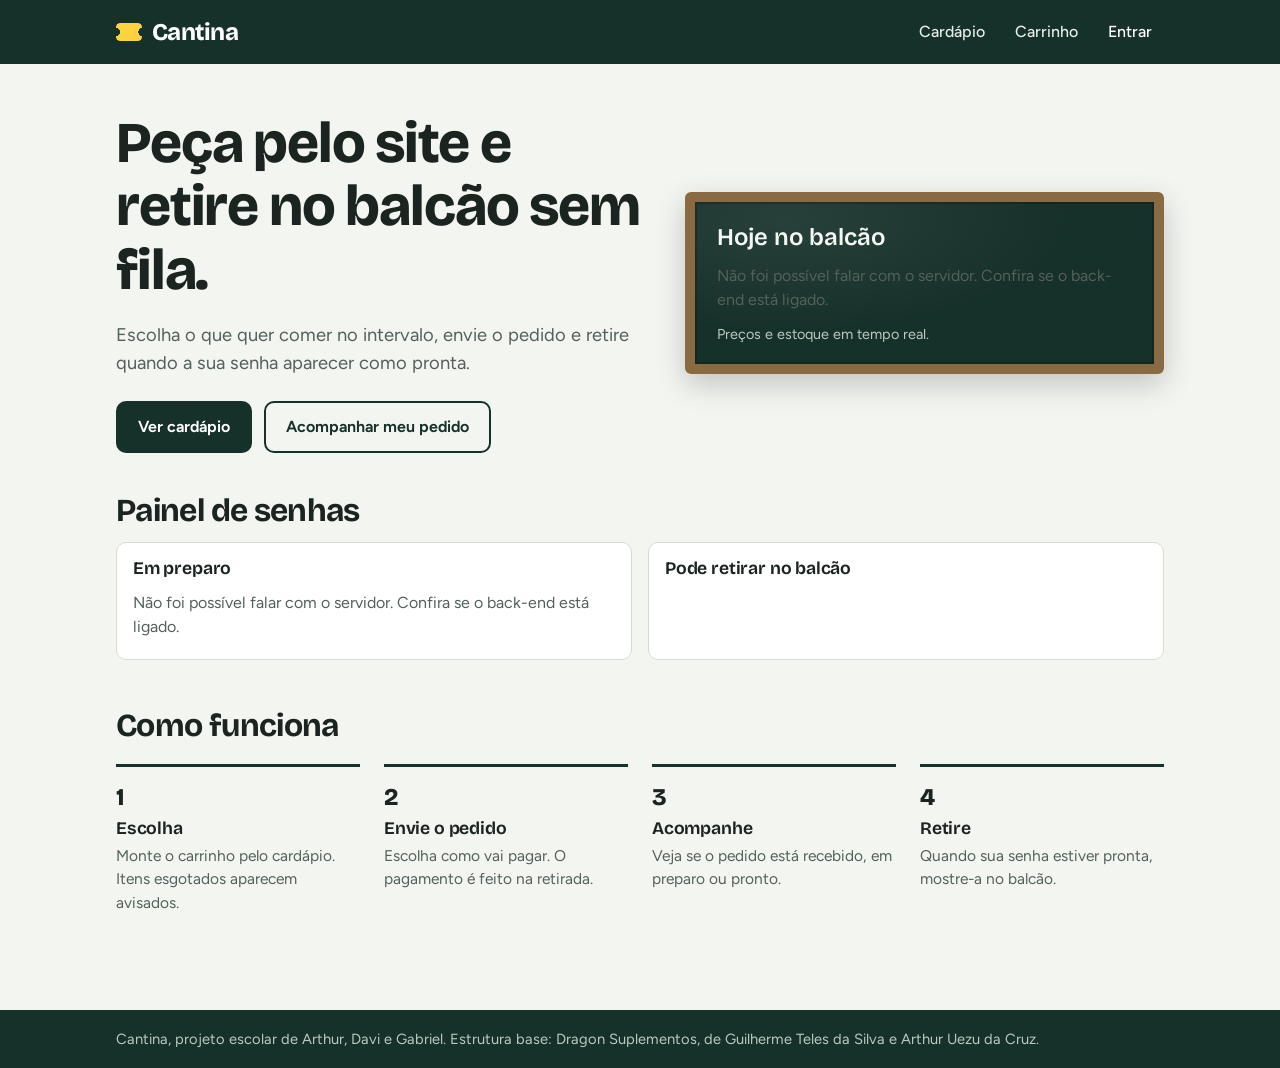
<file: cantina/cantina/FRONT/index.html>
<!DOCTYPE html>
<html lang="pt-BR">
<head>
  <meta charset="UTF-8">
  <meta name="viewport" content="width=device-width, initial-scale=1">
  <title>Cantina</title>
  <meta name="description" content="Peça pelo site e retire no balcão sem fila.">
  <link rel="icon" href="data:image/svg+xml,%3Csvg xmlns='http://www.w3.org/2000/svg' viewBox='0 0 32 32'%3E%3Crect y='7' width='32' height='18' rx='4' fill='%23ffd23f'/%3E%3C/svg%3E">
  <link rel="preconnect" href="https://fonts.googleapis.com">
  <link rel="preconnect" href="https://fonts.gstatic.com" crossorigin>
  <link href="https://fonts.googleapis.com/css2?family=Bricolage+Grotesque:opsz,wght@12..96,500..800&family=Figtree:wght@400;500;600;700&display=swap" rel="stylesheet">
  <link rel="stylesheet" href="css/style.css">
</head>
<body>
  <header id="topo"></header>

  <main>
    <section class="hero">
      <div class="hero-texto">
        <h1>Peça pelo site e retire no balcão sem fila.</h1>
        <p>Escolha o que quer comer no intervalo, envie o pedido e retire quando a sua senha aparecer como pronta.</p>
        <div class="hero-acoes">
          <a class="botao" href="cardapio.html">Ver cardápio</a>
          <a class="botao botao-fantasma" href="pedidos.html">Acompanhar meu pedido</a>
        </div>
      </div>

      <aside class="quadro" aria-labelledby="titulo-quadro">
        <h2 id="titulo-quadro">Hoje no balcão</h2>
        <ul id="quadro-itens"><li class="vazio">Carregando cardápio...</li></ul>
        <p class="quadro-rodape">Preços e estoque em tempo real.</p>
      </aside>
    </section>

    <section class="painel" aria-labelledby="titulo-painel">
      <h2 id="titulo-painel">Painel de senhas</h2>
      <div class="painel-grade">
        <div class="painel-bloco">
          <h3>Em preparo</h3>
          <div class="senhas" id="senhas-preparando"><span class="vazio">Carregando...</span></div>
        </div>
        <div class="painel-bloco painel-pronto">
          <h3>Pode retirar no balcão</h3>
          <div class="senhas" id="senhas-prontas"><span class="vazio">Carregando...</span></div>
        </div>
      </div>
    </section>

    <section class="passos" aria-labelledby="titulo-passos">
      <h2 id="titulo-passos">Como funciona</h2>
      <ol>
        <li><h3>Escolha</h3><p>Monte o carrinho pelo cardápio. Itens esgotados aparecem avisados.</p></li>
        <li><h3>Envie o pedido</h3><p>Escolha como vai pagar. O pagamento é feito na retirada.</p></li>
        <li><h3>Acompanhe</h3><p>Veja se o pedido está recebido, em preparo ou pronto.</p></li>
        <li><h3>Retire</h3><p>Quando sua senha estiver pronta, mostre-a no balcão.</p></li>
      </ol>
    </section>
  </main>

  <footer id="rodape"></footer>

  <script src="js/config.js"></script>
  <script src="js/api.js"></script>
  <script src="js/index.js"></script>
</body>
</html>
</file>
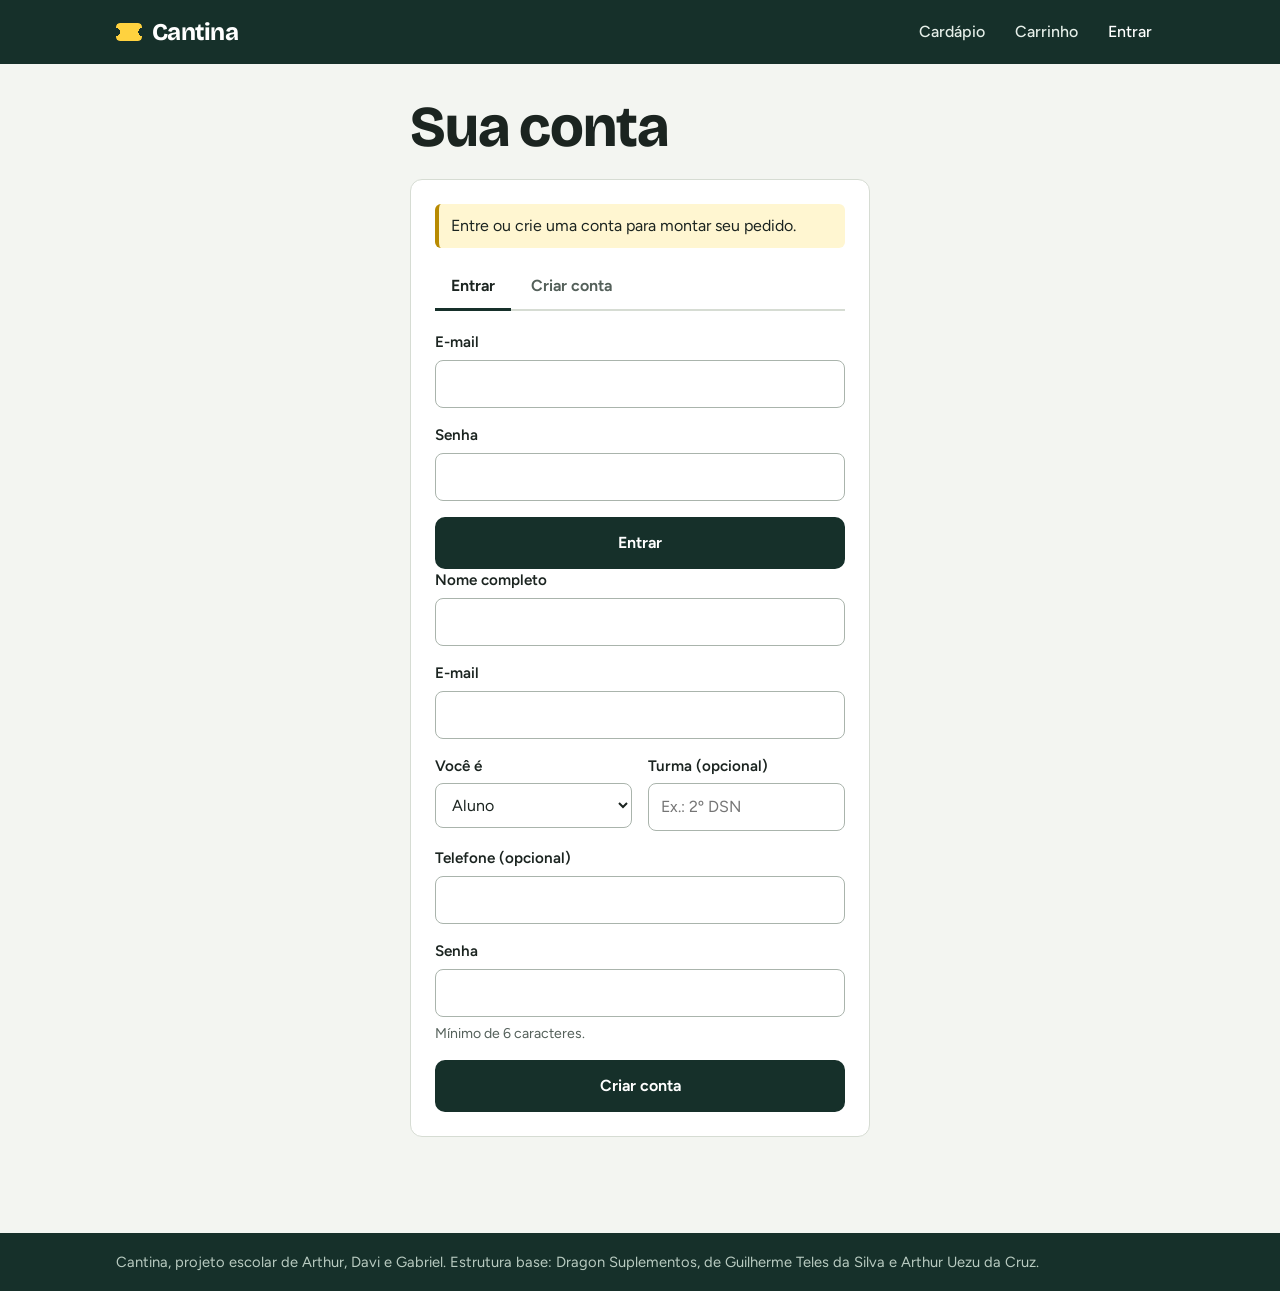
<file: cantina/cantina/FRONT/admin.html>
<!DOCTYPE html>
<html lang="pt-BR">
<head>
  <meta charset="UTF-8">
  <meta name="viewport" content="width=device-width, initial-scale=1">
  <title>Administração | Cantina</title>
  <meta name="description" content="Painel da cantina: pedidos, produtos e resumo.">
  <link rel="icon" href="data:image/svg+xml,%3Csvg xmlns='http://www.w3.org/2000/svg' viewBox='0 0 32 32'%3E%3Crect y='7' width='32' height='18' rx='4' fill='%23ffd23f'/%3E%3C/svg%3E">
  <link rel="preconnect" href="https://fonts.googleapis.com">
  <link rel="preconnect" href="https://fonts.gstatic.com" crossorigin>
  <link href="https://fonts.googleapis.com/css2?family=Bricolage+Grotesque:opsz,wght@12..96,500..800&family=Figtree:wght@400;500;600;700&display=swap" rel="stylesheet">
  <link rel="stylesheet" href="css/style.css">
</head>
<body>
  <header id="topo"></header>

  <main class="pagina" id="area-admin">
    <div class="pagina-cabeca">
      <h1>Administração</h1>
    </div>

    <div class="admin-abas" role="tablist" aria-label="Seções">
      <button class="aba" role="tab" id="aba-pedidos" aria-selected="true" aria-controls="secao-pedidos" type="button">Pedidos</button>
      <button class="aba" role="tab" id="aba-produtos" aria-selected="false" aria-controls="secao-produtos" type="button">Produtos</button>
      <button class="aba" role="tab" id="aba-resumo" aria-selected="false" aria-controls="secao-resumo" type="button">Resumo</button>
    </div>

    <section id="secao-pedidos" role="tabpanel" aria-labelledby="aba-pedidos">
      <div class="colunas" id="colunas-pedidos"></div>
      <details class="encerrados">
        <summary>Encerrados hoje</summary>
        <div id="pedidos-encerrados"></div>
      </details>
    </section>

    <section id="secao-produtos" role="tabpanel" aria-labelledby="aba-produtos" hidden>
      <div class="barra-acoes">
        <p class="dica">Produtos desativados não aparecem no cardápio.</p>
        <button class="botao" type="button" id="btn-novo-produto">Novo produto</button>
      </div>
      <div class="tabela-rolagem" id="tabela-produtos"></div>
    </section>

    <section id="secao-resumo" role="tabpanel" aria-labelledby="aba-resumo" hidden>
      <div id="conteudo-resumo"></div>
    </section>

    <dialog id="dialogo-produto" aria-labelledby="titulo-dialogo">
      <form id="form-produto" method="dialog" novalidate>
        <h2 id="titulo-dialogo">Novo produto</h2>
        <div class="campo">
          <label for="p-nome">Nome</label>
          <input type="text" id="p-nome" maxlength="80" required>
        </div>
        <div class="form-dupla">
          <div class="campo">
            <label for="p-categoria">Categoria</label>
            <select id="p-categoria"></select>
          </div>
          <div class="campo">
            <label for="p-preco">Preço (R$)</label>
            <input type="number" id="p-preco" min="0" step="0.01" required>
          </div>
        </div>
        <div class="form-dupla">
          <div class="campo">
            <label for="p-estoque">Estoque</label>
            <input type="number" id="p-estoque" min="0" step="1" value="0" required>
          </div>
          <div class="campo">
            <label for="p-imagem">Imagem (opcional)</label>
            <input type="file" id="p-imagem" accept="image/png,image/jpeg,image/webp,image/gif">
          </div>
        </div>
        <div class="campo">
          <label for="p-descricao">Descrição</label>
          <textarea id="p-descricao" maxlength="200"></textarea>
        </div>
        <label class="opcao"><input type="checkbox" id="p-ativo" checked> Mostrar no cardápio</label>
        <p class="mensagem-erro" id="erro-produto" role="alert" hidden></p>
        <div class="dialogo-acoes">
          <button class="botao botao-fantasma" type="button" id="btn-cancelar-produto">Cancelar</button>
          <button class="botao" type="submit">Salvar produto</button>
        </div>
      </form>
    </dialog>
  </main>

  <footer id="rodape"></footer>

  <script src="js/config.js"></script>
  <script src="js/api.js"></script>
  <script src="js/admin.js"></script>
</body>
</html>
</file>
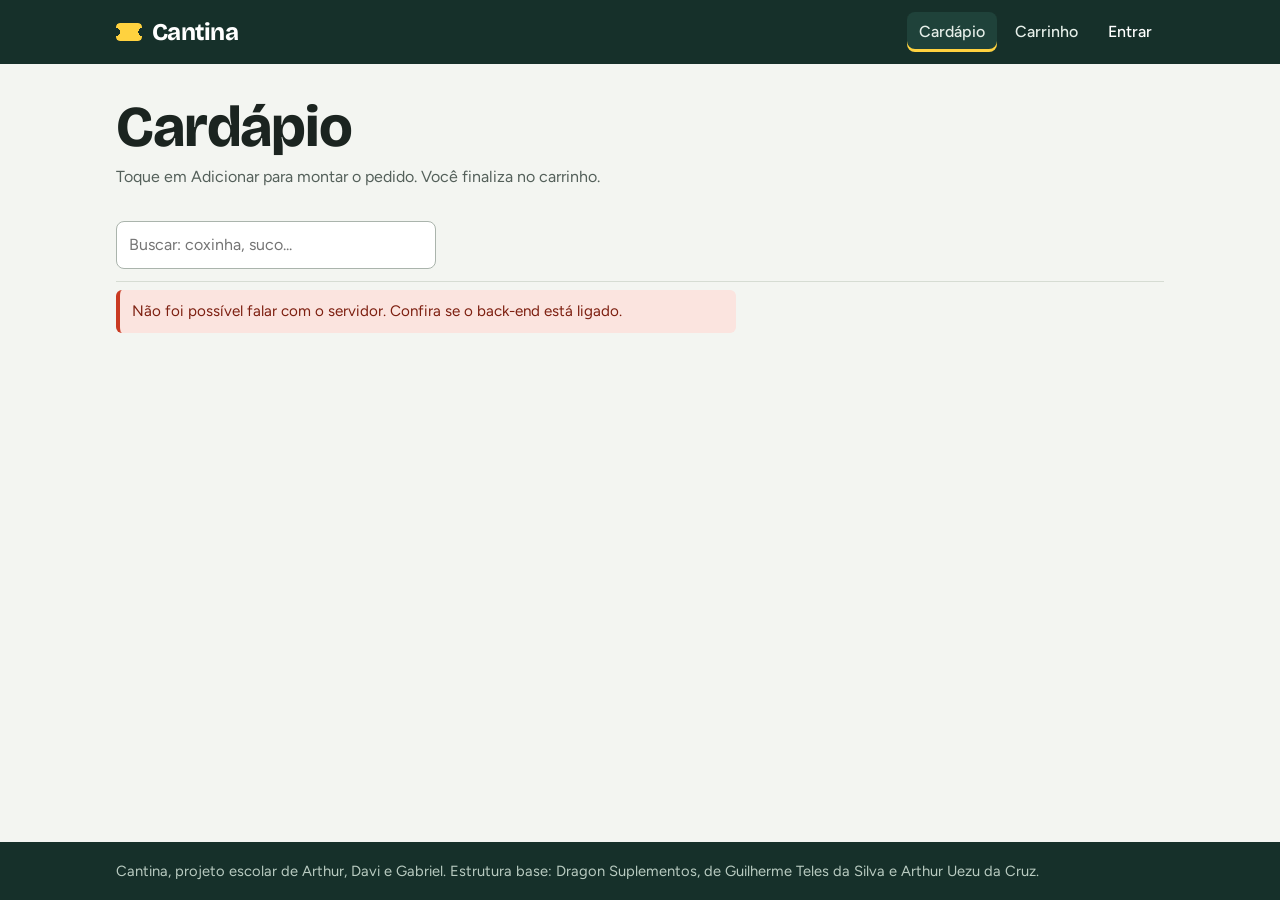
<file: cantina/cantina/FRONT/cardapio.html>
<!DOCTYPE html>
<html lang="pt-BR">
<head>
  <meta charset="UTF-8">
  <meta name="viewport" content="width=device-width, initial-scale=1">
  <title>Cardápio | Cantina</title>
  <meta name="description" content="Veja o cardápio da cantina e monte seu pedido.">
  <link rel="icon" href="data:image/svg+xml,%3Csvg xmlns='http://www.w3.org/2000/svg' viewBox='0 0 32 32'%3E%3Crect y='7' width='32' height='18' rx='4' fill='%23ffd23f'/%3E%3C/svg%3E">
  <link rel="preconnect" href="https://fonts.googleapis.com">
  <link rel="preconnect" href="https://fonts.gstatic.com" crossorigin>
  <link href="https://fonts.googleapis.com/css2?family=Bricolage+Grotesque:opsz,wght@12..96,500..800&family=Figtree:wght@400;500;600;700&display=swap" rel="stylesheet">
  <link rel="stylesheet" href="css/style.css">
</head>
<body>
  <header id="topo"></header>

  <main class="pagina">
    <div class="pagina-cabeca">
      <h1>Cardápio</h1>
      <p>Toque em Adicionar para montar o pedido. Você finaliza no carrinho.</p>
    </div>

    <div class="barra-filtros">
      <div class="campo-busca">
        <label class="so-leitor" for="busca">Buscar no cardápio</label>
        <input type="search" id="busca" placeholder="Buscar: coxinha, suco...">
      </div>
      <div class="chips" id="chips" role="group" aria-label="Categorias"></div>
    </div>

    <div id="cardapio" aria-live="polite"><p class="vazio">Carregando cardápio...</p></div>
  </main>

  <footer id="rodape"></footer>

  <script src="js/config.js"></script>
  <script src="js/api.js"></script>
  <script src="js/cardapio.js"></script>
</body>
</html>
</file>
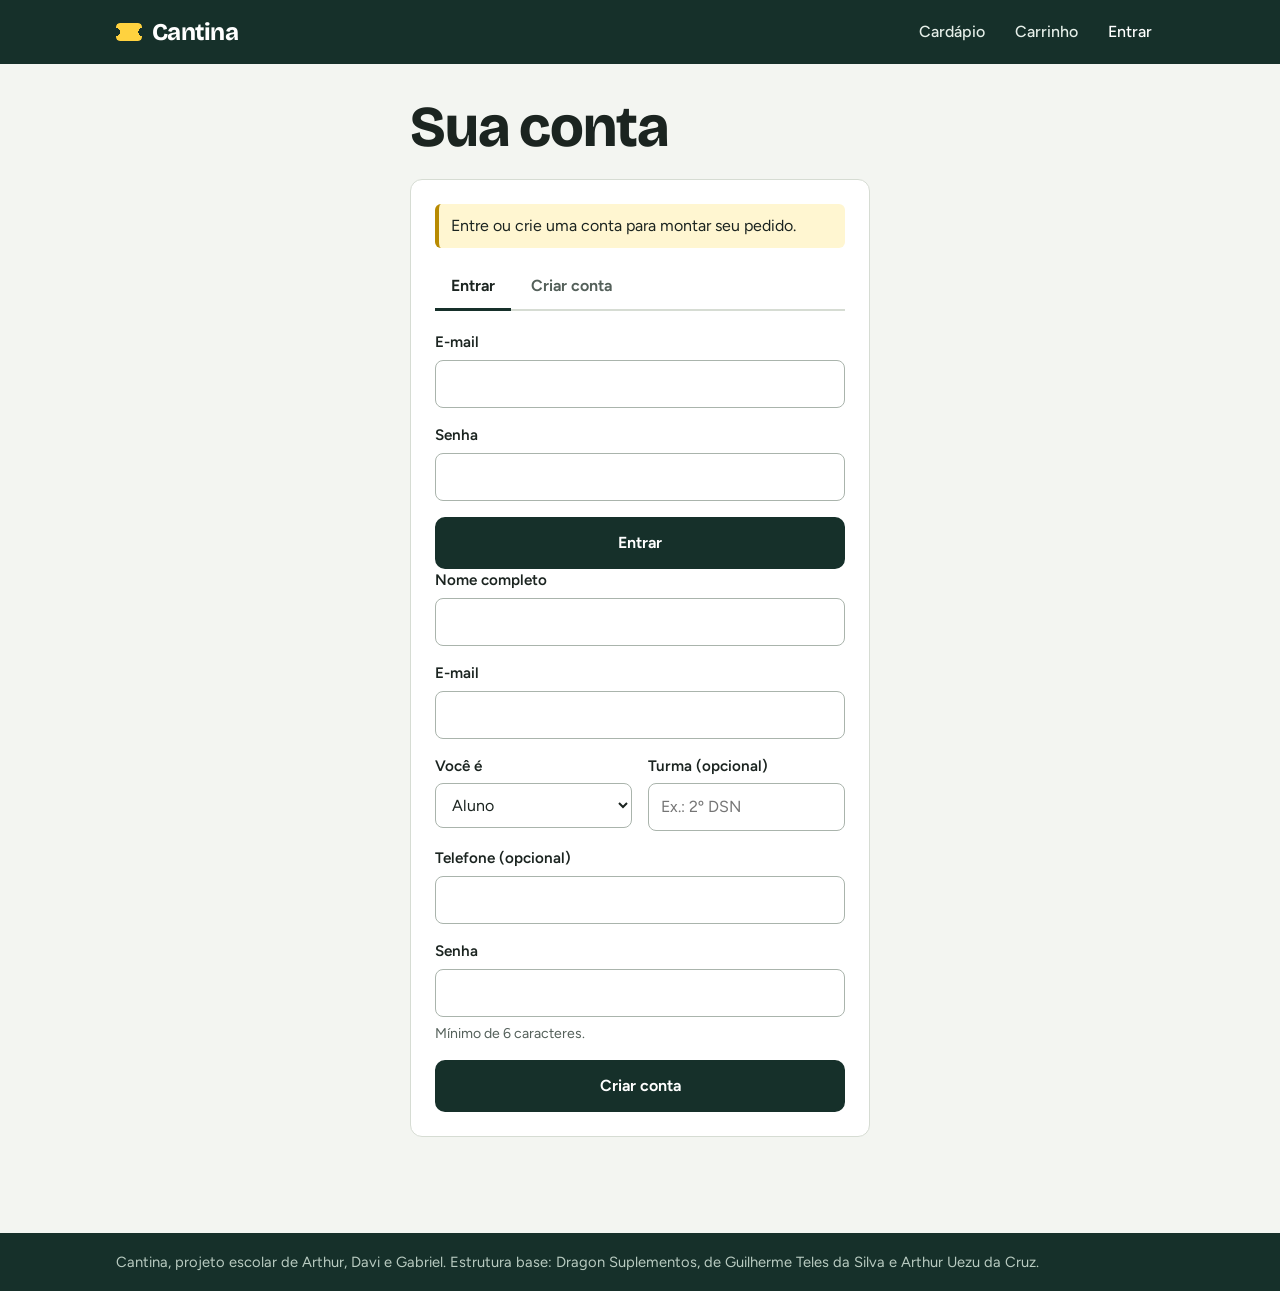
<file: cantina/cantina/FRONT/carrinho.html>
<!DOCTYPE html>
<html lang="pt-BR">
<head>
  <meta charset="UTF-8">
  <meta name="viewport" content="width=device-width, initial-scale=1">
  <title>Carrinho | Cantina</title>
  <meta name="description" content="Revise seu carrinho e envie o pedido.">
  <link rel="icon" href="data:image/svg+xml,%3Csvg xmlns='http://www.w3.org/2000/svg' viewBox='0 0 32 32'%3E%3Crect y='7' width='32' height='18' rx='4' fill='%23ffd23f'/%3E%3C/svg%3E">
  <link rel="preconnect" href="https://fonts.googleapis.com">
  <link rel="preconnect" href="https://fonts.gstatic.com" crossorigin>
  <link href="https://fonts.googleapis.com/css2?family=Bricolage+Grotesque:opsz,wght@12..96,500..800&family=Figtree:wght@400;500;600;700&display=swap" rel="stylesheet">
  <link rel="stylesheet" href="css/style.css">
</head>
<body>
  <header id="topo"></header>

  <main class="pagina" id="conteudo-carrinho">
    <div class="pagina-cabeca">
      <h1>Seu carrinho</h1>
    </div>
    <div id="area-carrinho"><p class="vazio">Carregando carrinho...</p></div>
  </main>

  <footer id="rodape"></footer>

  <script src="js/config.js"></script>
  <script src="js/api.js"></script>
  <script src="js/carrinho.js"></script>
</body>
</html>
</file>
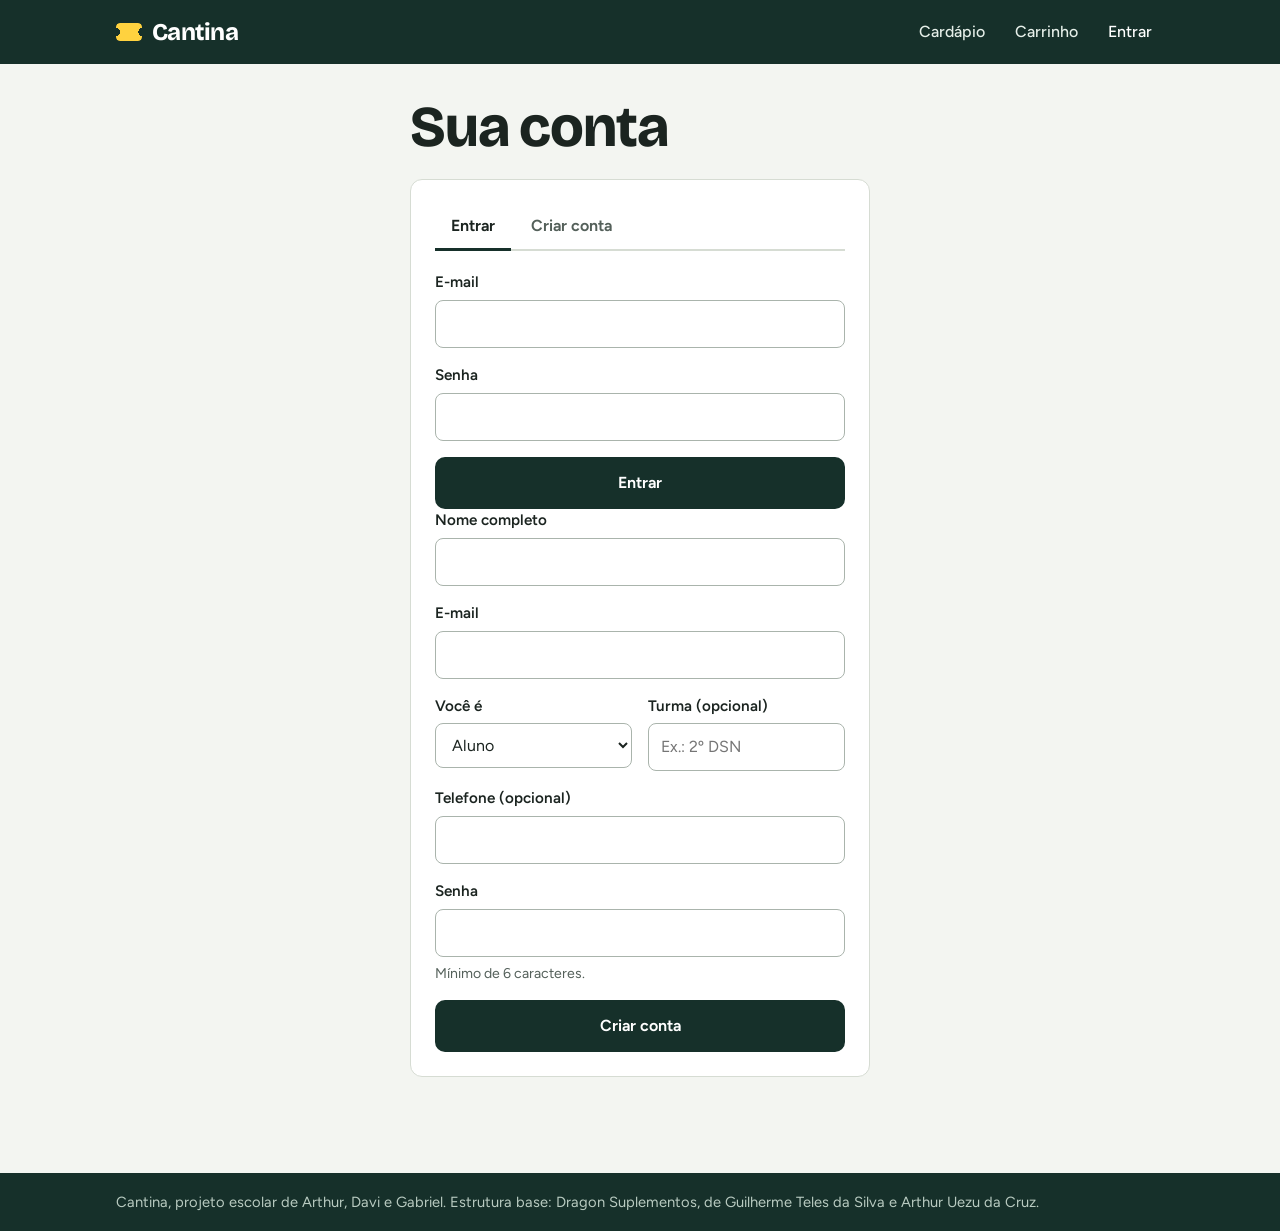
<file: cantina/cantina/FRONT/login.html>
<!DOCTYPE html>
<html lang="pt-BR">
<head>
  <meta charset="UTF-8">
  <meta name="viewport" content="width=device-width, initial-scale=1">
  <title>Entrar | Cantina</title>
  <meta name="description" content="Entre ou crie sua conta para pedir na cantina.">
  <link rel="icon" href="data:image/svg+xml,%3Csvg xmlns='http://www.w3.org/2000/svg' viewBox='0 0 32 32'%3E%3Crect y='7' width='32' height='18' rx='4' fill='%23ffd23f'/%3E%3C/svg%3E">
  <link rel="preconnect" href="https://fonts.googleapis.com">
  <link rel="preconnect" href="https://fonts.gstatic.com" crossorigin>
  <link href="https://fonts.googleapis.com/css2?family=Bricolage+Grotesque:opsz,wght@12..96,500..800&family=Figtree:wght@400;500;600;700&display=swap" rel="stylesheet">
  <link rel="stylesheet" href="css/style.css">
</head>
<body>
  <header id="topo"></header>

  <main class="pagina">
    <div class="login-caixa">
      <div class="pagina-cabeca"><h1>Sua conta</h1></div>

      <div class="cartao">
        <p class="aviso-topo" id="aviso-topo" hidden>Entre ou crie uma conta para montar seu pedido.</p>

        <div class="abas" role="tablist" aria-label="Entrar ou cadastrar">
          <button class="aba" role="tab" id="aba-entrar" aria-selected="true" aria-controls="painel-entrar" type="button">Entrar</button>
          <button class="aba" role="tab" id="aba-cadastrar" aria-selected="false" aria-controls="painel-cadastrar" type="button">Criar conta</button>
        </div>

        <form id="painel-entrar" class="form-pilha" role="tabpanel" aria-labelledby="aba-entrar" novalidate>
          <div class="campo">
            <label for="entrar-email">E-mail</label>
            <input type="email" id="entrar-email" autocomplete="email" required>
          </div>
          <div class="campo">
            <label for="entrar-senha">Senha</label>
            <input type="password" id="entrar-senha" autocomplete="current-password" required>
          </div>
          <p class="mensagem-erro" id="erro-entrar" role="alert" hidden></p>
          <button class="botao" type="submit">Entrar</button>
        </form>

        <form id="painel-cadastrar" class="form-pilha" role="tabpanel" aria-labelledby="aba-cadastrar" hidden novalidate>
          <div class="campo">
            <label for="cad-nome">Nome completo</label>
            <input type="text" id="cad-nome" autocomplete="name" maxlength="80" required>
          </div>
          <div class="campo">
            <label for="cad-email">E-mail</label>
            <input type="email" id="cad-email" autocomplete="email" required>
          </div>
          <div class="form-dupla">
            <div class="campo">
              <label for="cad-tipo">Você é</label>
              <select id="cad-tipo">
                <option value="aluno">Aluno</option>
                <option value="professor">Professor</option>
                <option value="funcionario">Funcionário</option>
              </select>
            </div>
            <div class="campo">
              <label for="cad-turma">Turma (opcional)</label>
              <input type="text" id="cad-turma" maxlength="20" placeholder="Ex.: 2º DSN">
            </div>
          </div>
          <div class="campo">
            <label for="cad-telefone">Telefone (opcional)</label>
            <input type="tel" id="cad-telefone" autocomplete="tel" maxlength="20">
          </div>
          <div class="campo">
            <label for="cad-senha">Senha</label>
            <input type="password" id="cad-senha" autocomplete="new-password" minlength="6" required>
            <span class="dica">Mínimo de 6 caracteres.</span>
          </div>
          <p class="mensagem-erro" id="erro-cadastrar" role="alert" hidden></p>
          <button class="botao" type="submit">Criar conta</button>
        </form>
      </div>
    </div>
  </main>

  <footer id="rodape"></footer>

  <script src="js/config.js"></script>
  <script src="js/api.js"></script>
  <script src="js/login.js"></script>
</body>
</html>
</file>
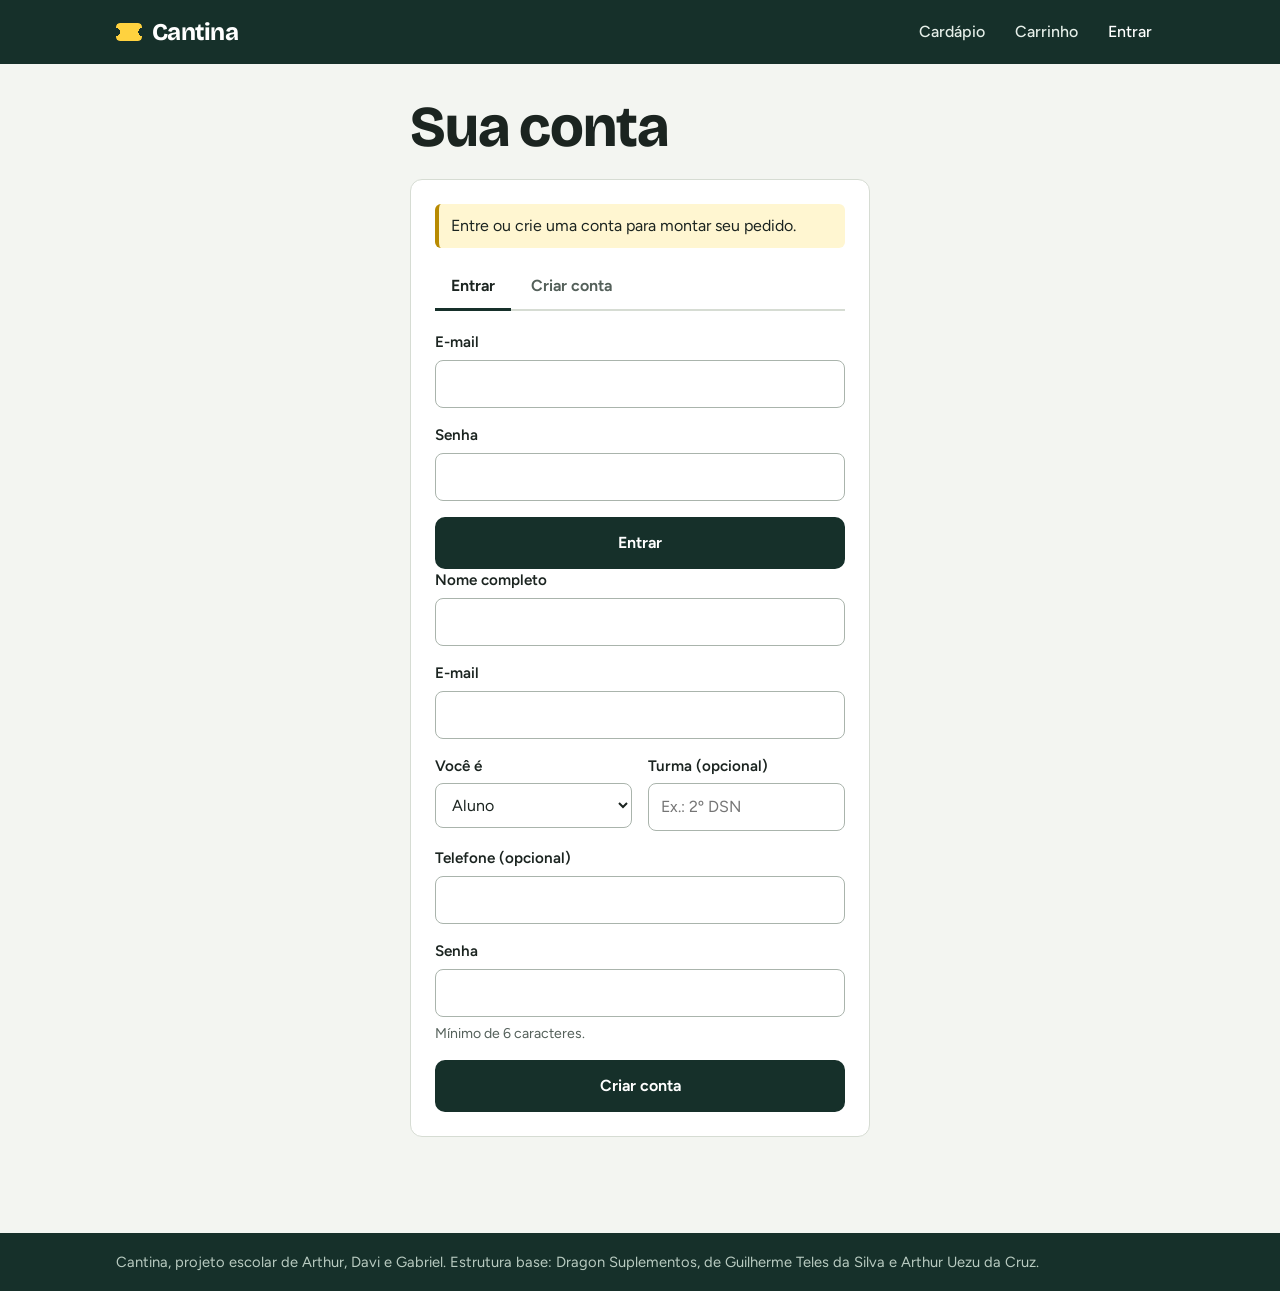
<file: cantina/cantina/FRONT/pedidos.html>
<!DOCTYPE html>
<html lang="pt-BR">
<head>
  <meta charset="UTF-8">
  <meta name="viewport" content="width=device-width, initial-scale=1">
  <title>Meus pedidos | Cantina</title>
  <meta name="description" content="Acompanhe seus pedidos na cantina.">
  <link rel="icon" href="data:image/svg+xml,%3Csvg xmlns='http://www.w3.org/2000/svg' viewBox='0 0 32 32'%3E%3Crect y='7' width='32' height='18' rx='4' fill='%23ffd23f'/%3E%3C/svg%3E">
  <link rel="preconnect" href="https://fonts.googleapis.com">
  <link rel="preconnect" href="https://fonts.gstatic.com" crossorigin>
  <link href="https://fonts.googleapis.com/css2?family=Bricolage+Grotesque:opsz,wght@12..96,500..800&family=Figtree:wght@400;500;600;700&display=swap" rel="stylesheet">
  <link rel="stylesheet" href="css/style.css">
</head>
<body>
  <header id="topo"></header>

  <main class="pagina">
    <div class="pagina-cabeca">
      <h1>Meus pedidos</h1>
      <p>A lista atualiza sozinha enquanto esta página estiver aberta.</p>
    </div>
    <div id="lista-pedidos" class="lista-pedidos" aria-live="polite"><p class="vazio">Carregando pedidos...</p></div>
  </main>

  <footer id="rodape"></footer>

  <script src="js/config.js"></script>
  <script src="js/api.js"></script>
  <script src="js/pedidos.js"></script>
</body>
</html>
</file>
<file: cantina/cantina/FRONT/css/style.css>
/* ==========================================================================
   Cantina — estilos
   Identidade: quadro-verde de cardápio (giz e moldura de madeira) e a
   senha de papel amarelo que o cliente recebe no balcão.
   ========================================================================== */

:root {
  --quadro: #16302a;
  --quadro-2: #1f423a;
  --papel: #f3f5f1;
  --branco: #ffffff;
  --tinta: #1b2420;
  --tinta-suave: #54605a;
  --linha: #d6dcd3;
  --senha: #ffd23f;
  --senha-escura: #b88a00;
  --tomate: #c93a22;
  --tomate-claro: #fbe4df;
  --musgo: #2c6b4d;
  --musgo-claro: #dcefe4;
  --madeira: #8a6a42;

  --fonte-titulo: "Bricolage Grotesque", "Trebuchet MS", system-ui, sans-serif;
  --fonte-texto: "Figtree", system-ui, -apple-system, "Segoe UI", sans-serif;

  --raio: 10px;
  --largura: 1080px;
  color-scheme: light;
}

*, *::before, *::after { box-sizing: border-box; }

html { -webkit-text-size-adjust: 100%; }

body {
  margin: 0;
  background: var(--papel);
  color: var(--tinta);
  font-family: var(--fonte-texto);
  font-size: 1rem;
  line-height: 1.5;
  min-height: 100vh;
  display: flex;
  flex-direction: column;
}

main { flex: 1; width: 100%; }

h1, h2, h3 {
  font-family: var(--fonte-titulo);
  line-height: 1.1;
  letter-spacing: -0.02em;
  margin: 0;
}

h1 { font-size: clamp(2.1rem, 5.2vw, 3.6rem); font-weight: 750; }
h2 { font-size: clamp(1.5rem, 3vw, 2rem); font-weight: 700; }
h3 { font-size: 1.1rem; font-weight: 650; letter-spacing: -0.01em; }

p { margin: 0; max-width: 62ch; }

a { color: inherit; }

img { max-width: 100%; display: block; }

:focus-visible {
  outline: 3px solid var(--senha-escura);
  outline-offset: 2px;
  border-radius: 4px;
}

.conteudo {
  width: 100%;
  max-width: var(--largura);
  margin: 0 auto;
  padding: 0 16px;
}

.so-leitor {
  position: absolute;
  width: 1px; height: 1px;
  overflow: hidden;
  clip: rect(0 0 0 0);
  white-space: nowrap;
}

/* ---------- Cabeçalho ---------- */

.topo {
  background: var(--quadro);
  color: var(--branco);
}

.topo-interno {
  max-width: var(--largura);
  margin: 0 auto;
  padding: 12px 16px;
  display: flex;
  align-items: center;
  gap: 8px 20px;
  flex-wrap: wrap;
}

.marca {
  font-family: var(--fonte-titulo);
  font-weight: 750;
  font-size: 1.5rem;
  letter-spacing: -0.03em;
  text-decoration: none;
  display: inline-flex;
  align-items: center;
  gap: 10px;
  margin-right: auto;
}

/* o "tíquete" amarelo ao lado do nome */
.marca::before {
  content: "";
  width: 26px;
  height: 18px;
  background: var(--senha);
  border-radius: 4px;
  -webkit-mask: radial-gradient(circle 4px at 0 50%, #0000 98%, #000) left / 51% 100% no-repeat,
                radial-gradient(circle 4px at 100% 50%, #0000 98%, #000) right / 51% 100% no-repeat;
          mask: radial-gradient(circle 4px at 0 50%, #0000 98%, #000) left / 51% 100% no-repeat,
                radial-gradient(circle 4px at 100% 50%, #0000 98%, #000) right / 51% 100% no-repeat;
}

.menu {
  display: flex;
  align-items: center;
  flex-wrap: wrap;
  gap: 4px 6px;
}

.menu a, .menu button.link {
  color: #e6efe9;
  text-decoration: none;
  padding: 8px 12px;
  border-radius: 8px;
  font: inherit;
  font-weight: 500;
  background: none;
  border: 0;
  cursor: pointer;
}

.menu a:hover, .menu button.link:hover { background: var(--quadro-2); }

.menu a[aria-current="page"] {
  background: var(--quadro-2);
  box-shadow: inset 0 -3px 0 var(--senha);
}

.selo {
  display: inline-block;
  min-width: 1.4em;
  padding: 0 6px;
  margin-left: 6px;
  border-radius: 99px;
  background: var(--senha);
  color: var(--tinta);
  font-size: 0.8rem;
  font-weight: 700;
  text-align: center;
}

.selo[hidden] { display: none; }

.ola { color: #b9cbc1; padding: 0 6px; font-size: 0.95rem; }

/* ---------- Botões ---------- */

.botao {
  display: inline-flex;
  align-items: center;
  justify-content: center;
  gap: 8px;
  padding: 12px 20px;
  border-radius: var(--raio);
  border: 2px solid var(--quadro);
  background: var(--quadro);
  color: var(--branco);
  font: inherit;
  font-weight: 650;
  text-decoration: none;
  cursor: pointer;
  transition: background 0.15s, color 0.15s, border-color 0.15s;
}

.botao:hover { background: var(--quadro-2); border-color: var(--quadro-2); }

.botao:disabled, .botao[aria-disabled="true"] {
  background: #c9d0c8;
  border-color: #c9d0c8;
  color: #6c766f;
  cursor: not-allowed;
}

.botao-fantasma {
  background: transparent;
  color: var(--quadro);
}
.botao-fantasma:hover { background: #e4e9e1; color: var(--quadro); border-color: var(--quadro); }

.botao-senha {
  background: var(--senha);
  border-color: var(--senha);
  color: var(--tinta);
}
.botao-senha:hover { background: #ffdc66; border-color: #ffdc66; }

.botao-perigo {
  background: transparent;
  border-color: var(--tomate);
  color: var(--tomate);
}
.botao-perigo:hover { background: var(--tomate-claro); border-color: var(--tomate); }

.botao-pequeno { padding: 7px 14px; font-size: 0.92rem; }

.topo .botao-fantasma { color: var(--branco); border-color: #6f8c80; }
.topo .botao-fantasma:hover { background: var(--quadro-2); color: var(--branco); border-color: #9bb5aa; }

/* ---------- Formulários ---------- */

label { font-weight: 600; font-size: 0.95rem; }

.campo { display: flex; flex-direction: column; gap: 6px; }

input[type="text"], input[type="email"], input[type="password"],
input[type="number"], input[type="search"], input[type="tel"],
select, textarea {
  font: inherit;
  padding: 11px 12px;
  border: 1.5px solid #aab4ac;
  border-radius: 8px;
  background: var(--branco);
  color: var(--tinta);
  width: 100%;
}

input:focus-visible, select:focus-visible, textarea:focus-visible {
  outline: 3px solid var(--senha-escura);
  outline-offset: 1px;
  border-color: var(--tinta);
}

textarea { min-height: 76px; resize: vertical; }

.dica { font-size: 0.88rem; color: var(--tinta-suave); }

.mensagem-erro {
  background: var(--tomate-claro);
  color: #7d1f10;
  border-left: 4px solid var(--tomate);
  padding: 10px 12px;
  border-radius: 6px;
  font-size: 0.95rem;
}

.mensagem-erro[hidden] { display: none; }

/* ---------- Avisos (toast) ---------- */

.avisos {
  position: fixed;
  left: 50%;
  bottom: 20px;
  transform: translateX(-50%);
  display: flex;
  flex-direction: column;
  gap: 8px;
  z-index: 50;
  width: min(92vw, 420px);
}

.aviso {
  background: var(--quadro);
  color: var(--branco);
  padding: 12px 16px;
  border-radius: var(--raio);
  box-shadow: 0 6px 24px #0003;
  font-weight: 500;
  animation: entra 0.2s ease-out;
}

.aviso.erro { background: var(--tomate); }
.aviso.ok { border-left: 6px solid var(--senha); }

@keyframes entra {
  from { opacity: 0; transform: translateY(8px); }
  to { opacity: 1; transform: none; }
}

/* ---------- Home ---------- */

.hero {
  max-width: var(--largura);
  margin: 0 auto;
  padding: 48px 16px 32px;
  display: grid;
  grid-template-columns: 1.05fr 0.95fr;
  gap: 40px;
  align-items: center;
}

.hero-texto { display: flex; flex-direction: column; gap: 20px; }
.hero-texto p { font-size: 1.15rem; color: var(--tinta-suave); }
.hero-acoes { display: flex; gap: 12px; flex-wrap: wrap; margin-top: 4px; }

/* O quadro-negro do cardápio: o elemento marcante da página. */
.quadro {
  background:
    radial-gradient(ellipse at 20% 10%, #ffffff14, transparent 55%),
    var(--quadro);
  color: #f4f7f2;
  border: 10px solid var(--madeira);
  border-radius: 6px;
  box-shadow: inset 0 0 0 2px #0003, 0 10px 30px #0003;
  padding: 22px 22px 18px;
}

.quadro h2 {
  font-size: 1.5rem;
  font-weight: 600;
  margin-bottom: 14px;
  letter-spacing: 0;
}

.quadro ul { list-style: none; margin: 0; padding: 0; }

.linha-giz {
  display: flex;
  align-items: baseline;
  gap: 8px;
  padding: 7px 0;
  font-size: 1.1rem;
}

.linha-giz .pontilhado {
  flex: 1;
  border-bottom: 2px dotted #ffffff59;
  transform: translateY(-4px);
}

.linha-giz .preco { color: var(--senha); font-weight: 700; font-variant-numeric: tabular-nums; }

.quadro-rodape { margin-top: 12px; font-size: 0.9rem; color: #b9cbc1; }

/* Painel de senhas */

.painel {
  max-width: var(--largura);
  margin: 0 auto;
  padding: 8px 16px 40px;
}

.painel-grade {
  display: grid;
  grid-template-columns: 1fr 1fr;
  gap: 16px;
  margin-top: 14px;
}

.painel-bloco {
  background: var(--branco);
  border: 1.5px solid var(--linha);
  border-radius: var(--raio);
  padding: 16px;
  min-height: 118px;
}

.painel-bloco h3 { margin-bottom: 12px; }

.senhas { display: flex; flex-wrap: wrap; gap: 10px; }

.senha-mini {
  font-family: var(--fonte-titulo);
  font-weight: 800;
  font-size: 1.8rem;
  min-width: 3.2ch;
  text-align: center;
  padding: 2px 14px;
  border-radius: 8px;
  background: #e8ece5;
  font-variant-numeric: tabular-nums;
}

.painel-pronto .senha-mini { background: var(--senha); }

.vazio { color: var(--tinta-suave); }

/* Como funciona (sequência real: passos numerados) */

.passos {
  max-width: var(--largura);
  margin: 0 auto;
  padding: 8px 16px 56px;
}

.passos ol {
  list-style: none;
  counter-reset: passo;
  margin: 20px 0 0;
  padding: 0;
  display: grid;
  grid-template-columns: repeat(4, 1fr);
  gap: 24px;
}

.passos li { counter-increment: passo; border-top: 3px solid var(--quadro); padding-top: 12px; }

.passos li::before {
  content: counter(passo);
  font-family: var(--fonte-titulo);
  font-weight: 800;
  font-size: 1.5rem;
}

.passos li h3 { margin: 4px 0 6px; }
.passos li p { color: var(--tinta-suave); font-size: 0.97rem; }

/* ---------- Páginas internas ---------- */

.pagina { max-width: var(--largura); margin: 0 auto; padding: 32px 16px 56px; }

.pagina-cabeca { display: flex; flex-direction: column; gap: 6px; margin-bottom: 20px; }
.pagina-cabeca p { color: var(--tinta-suave); }

/* ---------- Cardápio ---------- */

.barra-filtros {
  position: sticky;
  top: 0;
  z-index: 5;
  background: var(--papel);
  padding: 12px 0;
  margin-bottom: 8px;
  display: flex;
  gap: 12px 16px;
  flex-wrap: wrap;
  align-items: center;
  border-bottom: 1.5px solid var(--linha);
}

.barra-filtros .campo-busca { flex: 1 1 220px; max-width: 320px; }

.chips { display: flex; gap: 8px; flex-wrap: wrap; }

.chip {
  font: inherit;
  font-weight: 600;
  padding: 7px 14px;
  border-radius: 99px;
  border: 1.5px solid #9aa69d;
  background: var(--branco);
  cursor: pointer;
}

.chip:hover { border-color: var(--tinta); }

.chip[aria-pressed="true"] {
  background: var(--quadro);
  border-color: var(--quadro);
  color: var(--branco);
}

.secao-cardapio { margin-top: 28px; }
.secao-cardapio h2 { margin-bottom: 6px; }

.itens { list-style: none; margin: 0; padding: 0; }

.item {
  display: grid;
  grid-template-columns: 56px minmax(0, auto) 1fr auto auto;
  align-items: center;
  gap: 4px 14px;
  padding: 14px 0;
  border-bottom: 1.5px solid var(--linha);
}

.item-foto {
  width: 56px; height: 56px;
  border-radius: 8px;
  background: #e6ebe3;
  display: grid;
  place-items: center;
  font-size: 1.7rem;
  overflow: hidden;
}

.item-foto img { width: 100%; height: 100%; object-fit: cover; }

.item-corpo { display: flex; flex-direction: column; gap: 2px; max-width: 46ch; }
.item-corpo p { color: var(--tinta-suave); font-size: 0.93rem; }

.item .pontilhado {
  align-self: end;
  border-bottom: 2px dotted #a8b2aa;
  margin-bottom: 14px;
  min-width: 16px;
}

.preco { font-weight: 700; font-variant-numeric: tabular-nums; white-space: nowrap; }

.etiqueta-estoque { font-size: 0.85rem; font-weight: 600; color: #8a5a00; }
.etiqueta-estoque.zerado { color: var(--tomate); }

.item.esgotado .item-corpo h3, .item.esgotado .preco { color: #78827b; }

/* ---------- Login ---------- */

.cartao {
  background: var(--branco);
  border: 1.5px solid var(--linha);
  border-radius: 12px;
  padding: 24px;
}

.login-caixa { max-width: 460px; margin: 0 auto; }

.abas { display: flex; gap: 4px; margin-bottom: 20px; border-bottom: 2px solid var(--linha); }

.aba {
  font: inherit;
  font-weight: 650;
  background: none;
  border: 0;
  padding: 10px 16px;
  margin-bottom: -2px;
  border-bottom: 3px solid transparent;
  cursor: pointer;
  color: var(--tinta-suave);
}

.aba[aria-selected="true"] { color: var(--tinta); border-bottom-color: var(--quadro); }

.form-pilha { display: flex; flex-direction: column; gap: 16px; }
.form-dupla { display: grid; grid-template-columns: 1fr 1fr; gap: 16px; }

.aviso-topo {
  background: #fff6d1;
  border-left: 4px solid var(--senha-escura);
  padding: 10px 12px;
  border-radius: 6px;
  margin-bottom: 16px;
}

/* ---------- Carrinho ---------- */

.carrinho-grade {
  display: grid;
  grid-template-columns: 1.5fr 1fr;
  gap: 28px;
  align-items: start;
}

.linha-carrinho {
  display: grid;
  grid-template-columns: minmax(0, 1fr) auto auto auto;
  gap: 6px 16px;
  align-items: center;
  padding: 14px 0;
  border-bottom: 1.5px solid var(--linha);
}

.linha-carrinho .nome { font-weight: 650; }
.linha-carrinho .alerta { grid-column: 1 / -1; color: var(--tomate); font-size: 0.9rem; font-weight: 600; }

.quantidade { display: inline-flex; align-items: center; border: 1.5px solid #9aa69d; border-radius: 8px; background: var(--branco); }

.quantidade button {
  font: inherit; font-weight: 700; font-size: 1.1rem;
  width: 36px; height: 36px;
  border: 0; background: none; cursor: pointer; border-radius: 6px;
}
.quantidade button:hover { background: #e8ece5; }
.quantidade span { min-width: 2.2ch; text-align: center; font-weight: 650; }

.link-remover {
  font: inherit; font-size: 0.9rem;
  background: none; border: 0; color: var(--tomate);
  cursor: pointer; text-decoration: underline;
}

/* Resumo com borda de "recibo" picotada */
.resumo {
  background: var(--branco);
  border: 1.5px solid var(--linha);
  border-radius: 12px;
  padding: 22px;
  display: flex;
  flex-direction: column;
  gap: 16px;
  position: sticky;
  top: 16px;
}

.resumo-total { display: flex; justify-content: space-between; align-items: baseline; font-size: 1.2rem; font-weight: 700; padding-top: 14px; border-top: 2px dashed #b4bdb5; }
.resumo-total .valor { font-family: var(--fonte-titulo); font-size: 1.8rem; font-weight: 800; }

fieldset { border: 0; padding: 0; margin: 0; display: flex; flex-direction: column; gap: 8px; }
legend { font-weight: 650; padding: 0; margin-bottom: 8px; }

.opcao {
  display: flex; align-items: center; gap: 10px;
  padding: 10px 12px;
  border: 1.5px solid #aab4ac;
  border-radius: 8px;
  font-weight: 500;
  cursor: pointer;
  background: var(--branco);
}

.opcao:has(input:checked) { border-color: var(--quadro); background: #eef3ec; box-shadow: inset 0 0 0 1px var(--quadro); }
.opcao input { accent-color: var(--quadro); width: 18px; height: 18px; }

/* ---------- Senha (tíquete) ---------- */

.senha-ticket {
  position: relative;
  background: var(--senha);
  color: var(--tinta);
  border-radius: 12px;
  padding: 22px 26px;
  text-align: center;
}

/* os dois "furos" laterais do tíquete */
.senha-ticket::before, .senha-ticket::after {
  content: "";
  position: absolute;
  top: 50%;
  width: 22px; height: 22px;
  margin-top: -11px;
  background: var(--papel);
  border-radius: 50%;
}
.senha-ticket::before { left: -11px; }
.senha-ticket::after { right: -11px; }

.senha-ticket .rotulo { font-weight: 650; }
.senha-ticket .numero {
  font-family: var(--fonte-titulo);
  font-weight: 800;
  font-size: 5rem;
  line-height: 1;
  letter-spacing: -0.04em;
  font-variant-numeric: tabular-nums;
}

.confirmacao { max-width: 520px; margin: 0 auto; display: flex; flex-direction: column; gap: 20px; }
.confirmacao .acoes { display: flex; gap: 12px; flex-wrap: wrap; }

/* ---------- Pedidos ---------- */

.lista-pedidos { display: flex; flex-direction: column; gap: 18px; }

.pedido {
  display: grid;
  grid-template-columns: 120px 1fr;
  background: var(--branco);
  border: 1.5px solid var(--linha);
  border-radius: 12px;
  overflow: hidden;
}

.pedido-senha {
  background: var(--senha);
  display: flex; flex-direction: column; align-items: center; justify-content: center;
  padding: 14px 8px;
  border-right: 2px dashed #b88a0080;
}
.pedido-senha .rotulo { font-size: 0.85rem; font-weight: 650; }
.pedido-senha .numero { font-family: var(--fonte-titulo); font-weight: 800; font-size: 2.8rem; line-height: 1; font-variant-numeric: tabular-nums; }

.pedido.cancelado .pedido-senha, .pedido.entregue .pedido-senha { background: #dfe4dc; border-right-color: #aab4ac; }

.pedido-corpo { padding: 16px 18px; display: flex; flex-direction: column; gap: 10px; min-width: 0; }
.pedido-linha { display: flex; justify-content: space-between; gap: 12px; flex-wrap: wrap; align-items: baseline; }
.pedido-itens { margin: 0; padding-left: 18px; color: var(--tinta-suave); }
.pedido-obs { font-size: 0.93rem; }

/* Etapas: aqui o número/ordem é informação real (sequência de status) */
.etapas { list-style: none; display: flex; margin: 4px 0 0; padding: 0; gap: 6px; }
.etapas li {
  flex: 1;
  font-size: 0.82rem;
  font-weight: 600;
  color: #7a857d;
  border-top: 5px solid #d6dcd3;
  padding-top: 6px;
}
.etapas li.feito { color: var(--tinta); border-top-color: var(--musgo); }
.etapas li.atual { color: var(--tinta); border-top-color: var(--senha-escura); }
.etapas li.atual.final { border-top-color: var(--musgo); }

.status {
  display: inline-block;
  padding: 2px 10px;
  border-radius: 99px;
  font-size: 0.85rem;
  font-weight: 700;
}
.status.recebido { background: #e3e8f0; color: #25344f; }
.status.preparando { background: #fff0b3; color: #594100; }
.status.pronto { background: var(--musgo); color: var(--branco); }
.status.entregue { background: #e4e8e2; color: #46504a; }
.status.cancelado { background: var(--tomate-claro); color: #7d1f10; }

.estado-vazio { text-align: left; padding: 40px 0; display: flex; flex-direction: column; gap: 14px; align-items: flex-start; }

/* ---------- Administração ---------- */

.admin-abas { display: flex; gap: 4px; border-bottom: 2px solid var(--linha); margin-bottom: 24px; flex-wrap: wrap; }

.colunas { display: grid; grid-template-columns: repeat(3, 1fr); gap: 16px; align-items: start; }
.coluna { background: #e9eee6; border-radius: 12px; padding: 12px; display: flex; flex-direction: column; gap: 12px; min-height: 160px; }
.coluna > h3 { padding: 2px 4px; display: flex; justify-content: space-between; }

.cartao-pedido {
  background: var(--branco);
  border: 1.5px solid var(--linha);
  border-radius: 10px;
  padding: 14px;
  display: flex; flex-direction: column; gap: 8px;
}

.cartao-pedido .topo-cartao { display: flex; justify-content: space-between; align-items: baseline; gap: 8px; }
.cartao-pedido .senha-grande { font-family: var(--fonte-titulo); font-weight: 800; font-size: 2rem; line-height: 1; background: var(--senha); padding: 2px 10px; border-radius: 6px; }
.cartao-pedido ul { margin: 0; padding-left: 18px; }
.cartao-pedido .acoes { display: flex; gap: 8px; flex-wrap: wrap; margin-top: 4px; }
.cartao-pedido .meta { font-size: 0.88rem; color: var(--tinta-suave); }

.encerrados { margin-top: 28px; }
.encerrados summary { cursor: pointer; font-weight: 650; padding: 8px 0; }

.tabela-rolagem { overflow-x: auto; }

table { border-collapse: collapse; width: 100%; background: var(--branco); border: 1.5px solid var(--linha); border-radius: 10px; }
th, td { text-align: left; padding: 10px 12px; border-bottom: 1px solid var(--linha); vertical-align: middle; }
th { font-size: 0.9rem; background: #eaeee7; }
td.num, th.num { text-align: right; font-variant-numeric: tabular-nums; }
tr.inativo td { color: #8a948d; }
.acoes-tabela { display: flex; gap: 6px; flex-wrap: wrap; justify-content: flex-end; }

.estoque-baixo { color: #8a5a00; font-weight: 700; }
.estoque-zero { color: var(--tomate); font-weight: 700; }

.barra-acoes { display: flex; justify-content: space-between; align-items: center; gap: 12px; flex-wrap: wrap; margin-bottom: 14px; }

dialog {
  border: 0;
  border-radius: 14px;
  padding: 0;
  width: min(94vw, 520px);
  max-height: 92vh;
  box-shadow: 0 20px 60px #0006;
}
dialog::backdrop { background: #0a1a15b3; }
dialog form { padding: 24px; display: flex; flex-direction: column; gap: 14px; }
.dialogo-acoes { display: flex; justify-content: flex-end; gap: 10px; margin-top: 6px; }

.resumo-grade { display: grid; grid-template-columns: repeat(4, 1fr); gap: 16px; margin-bottom: 28px; }
.numero-bloco { background: var(--branco); border: 1.5px solid var(--linha); border-radius: 10px; padding: 16px; }
.numero-bloco .valor { font-family: var(--fonte-titulo); font-weight: 800; font-size: 2rem; line-height: 1.1; display: block; font-variant-numeric: tabular-nums; }
.numero-bloco .rotulo { color: var(--tinta-suave); font-size: 0.92rem; }

.duas-colunas { display: grid; grid-template-columns: 1fr 1fr; gap: 24px; }
.lista-simples { list-style: none; margin: 10px 0 0; padding: 0; }
.lista-simples li { display: flex; justify-content: space-between; gap: 12px; padding: 8px 0; border-bottom: 1px solid var(--linha); }

/* ---------- Rodapé ---------- */

.rodape {
  background: var(--quadro);
  color: #b9cbc1;
  margin-top: 40px;
}

.rodape p { max-width: var(--largura); margin: 0 auto; padding: 18px 16px; font-size: 0.92rem; }

/* ---------- Responsivo ---------- */

@media (max-width: 860px) {
  .hero { grid-template-columns: 1fr; padding-top: 32px; gap: 28px; }
  .passos ol { grid-template-columns: 1fr 1fr; }
  .carrinho-grade { grid-template-columns: 1fr; }
  .resumo { position: static; }
  .colunas { grid-template-columns: 1fr; }
  .resumo-grade { grid-template-columns: 1fr 1fr; }
  .duas-colunas { grid-template-columns: 1fr; }
}

@media (max-width: 600px) {
  .painel-grade { grid-template-columns: 1fr; }
  .passos ol { grid-template-columns: 1fr; }
  .form-dupla { grid-template-columns: 1fr; }

  .item {
    grid-template-columns: 48px 1fr auto;
    grid-template-areas:
      "foto corpo corpo"
      "foto preco botao";
    gap: 8px 12px;
  }
  .item .item-foto { grid-area: foto; width: 48px; height: 48px; align-self: start; }
  .item .item-corpo { grid-area: corpo; }
  .item .pontilhado { display: none; }
  .item .preco { grid-area: preco; align-self: center; }
  .item .botao { grid-area: botao; }

  .linha-carrinho { grid-template-columns: 1fr auto; }
  .linha-carrinho .subtotal { text-align: right; }

  .pedido { grid-template-columns: 84px 1fr; }
  .pedido-senha .numero { font-size: 2.1rem; }
  .senha-ticket .numero { font-size: 4rem; }
}

@media (prefers-reduced-motion: reduce) {
  * { animation: none !important; transition: none !important; }
}
</file>
